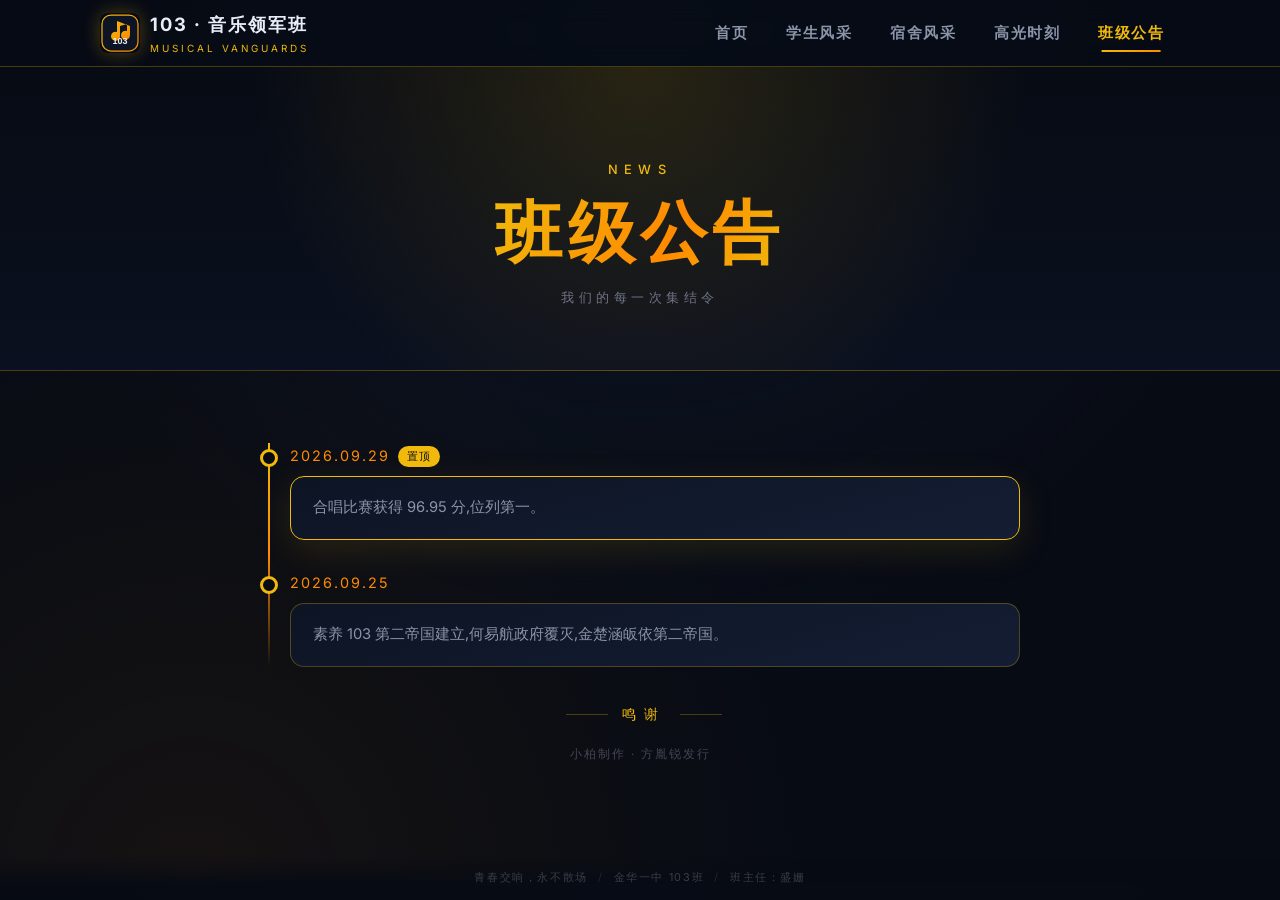
<file: announcements.html>
<!DOCTYPE html>
<html lang="zh-CN">
<head>
  <meta charset="UTF-8">
  <meta name="viewport" content="width=device-width, initial-scale=1.0">
  <meta name="description" content="103班 · 班级公告">
  <title>班级公告 · 103班 音乐领军班</title>
  <!-- 跨文档视图过渡:多页之间平滑切换,无白屏 -->
  <meta name="view-transition" content="same-origin">
  <!-- 西文/数字字体 Inter(中文自动回退苹方 PingFang SC) -->
  <link rel="preconnect" href="https://fonts.loli.net">
  <link rel="preconnect" href="https://gstatic.loli.net" crossorigin>
  <link rel="stylesheet" href="https://fonts.loli.net/css2?family=Inter:wght@300;400;500;600;700&display=swap">
  <link rel="stylesheet" href="assets/css/base.css">
  <link rel="stylesheet" href="assets/css/layout.css">
  <style>
    /* 公告页时间线样式 */
    .timeline { position: relative; max-width: 760px; margin: 0 auto; padding-left: 30px; }
    .timeline::before {
      content: "";
      position: absolute;
      left: 8px;
      top: 0;
      bottom: 0;
      width: 2px;
      background: linear-gradient(180deg, var(--gold), var(--gold-2), transparent);
    }
    .tl-item { position: relative; margin-bottom: 30px; }
    .tl-item::before {
      content: "";
      position: absolute;
      left: -30px;
      top: 6px;
      width: 12px;
      height: 12px;
      border-radius: 50%;
      background: var(--bg0);
      border: 3px solid var(--gold);
    }
    .tl-date {
      font-family: var(--font-display);
      letter-spacing: 2px;
      color: var(--gold-2);
      font-size: 0.9rem;
    }
    .tl-body {
      background: linear-gradient(165deg, var(--bg1), var(--bg2));
      border: 1px solid var(--gold-line);
      border-radius: 14px;
      padding: 18px 22px;
      margin-top: 8px;
    }
    .tl-body h3 { font-size: 1.1rem; margin-bottom: 6px; }
    .tl-body p { color: var(--muted); font-size: 0.92rem; }

    /* 置顶公告:金色描边突出 */
    .tl-item.pinned .tl-body {
      border-color: var(--gold);
      box-shadow: 0 10px 36px rgba(240, 185, 11, 0.12);
    }
    .tl-pin {
      display: inline-block;
      margin-left: 8px;
      padding: 1px 9px;
      border-radius: 999px;
      background: var(--gold);
      color: #0b0f1a;
      font-size: 0.68rem;
      letter-spacing: 1px;
      vertical-align: middle;
    }

    /* 鸣谢 */
    .thanks { text-align: center; margin-top: 34px; }
    .thanks-title {
      font-family: var(--font-display);
      font-size: 0.9rem;
      letter-spacing: 8px;
      text-indent: 8px;
      color: var(--gold);
    }
    .thanks-title::before,
    .thanks-title::after {
      content: "";
      display: inline-block;
      width: 42px;
      height: 1px;
      background: var(--gold-line);
      vertical-align: middle;
      margin: 0 14px;
    }
    /* 最底部小字:不张扬 */
    .credit {
      margin-top: 18px;
      text-align: center;
      font-size: 0.72rem;
      letter-spacing: 2px;
      color: var(--muted);
      opacity: 0.42;
    }
  </style>
</head>
<body>
  <!-- 顶部导航栏由 assets/js/nav.js 动态注入 -->

  <section class="page-hero">
    <div class="no">News</div>
    <h1><span class="gold-text">班级公告</span></h1>
    <p>我们的每一次集结令</p>
  </section>

  <section class="section">
    <div class="container">
      <div class="timeline">
        <!-- 置顶公告 -->
        <div class="tl-item pinned">
          <div class="tl-date">2026.09.29<span class="tl-pin">置顶</span></div>
          <div class="tl-body">
            <p>合唱比赛获得 96.95 分,位列第一。</p>
          </div>
        </div>
        <div class="tl-item">
          <div class="tl-date">2026.09.25</div>
          <div class="tl-body">
            <p>素养 103 第二帝国建立,何易航政府覆灭,金楚涵皈依第二帝国。</p>
          </div>
        </div>
      </div>

      <!-- 鸣谢:最底下一行小字,不张扬 -->
      <div class="thanks">
        <p class="thanks-title">鸣谢</p>
        <p class="credit">小柏制作 · 方胤锐发行</p>
      </div>
    </div>
  </section>

  <script src="assets/js/nav.js"></script>
</body>
</html>
</file>
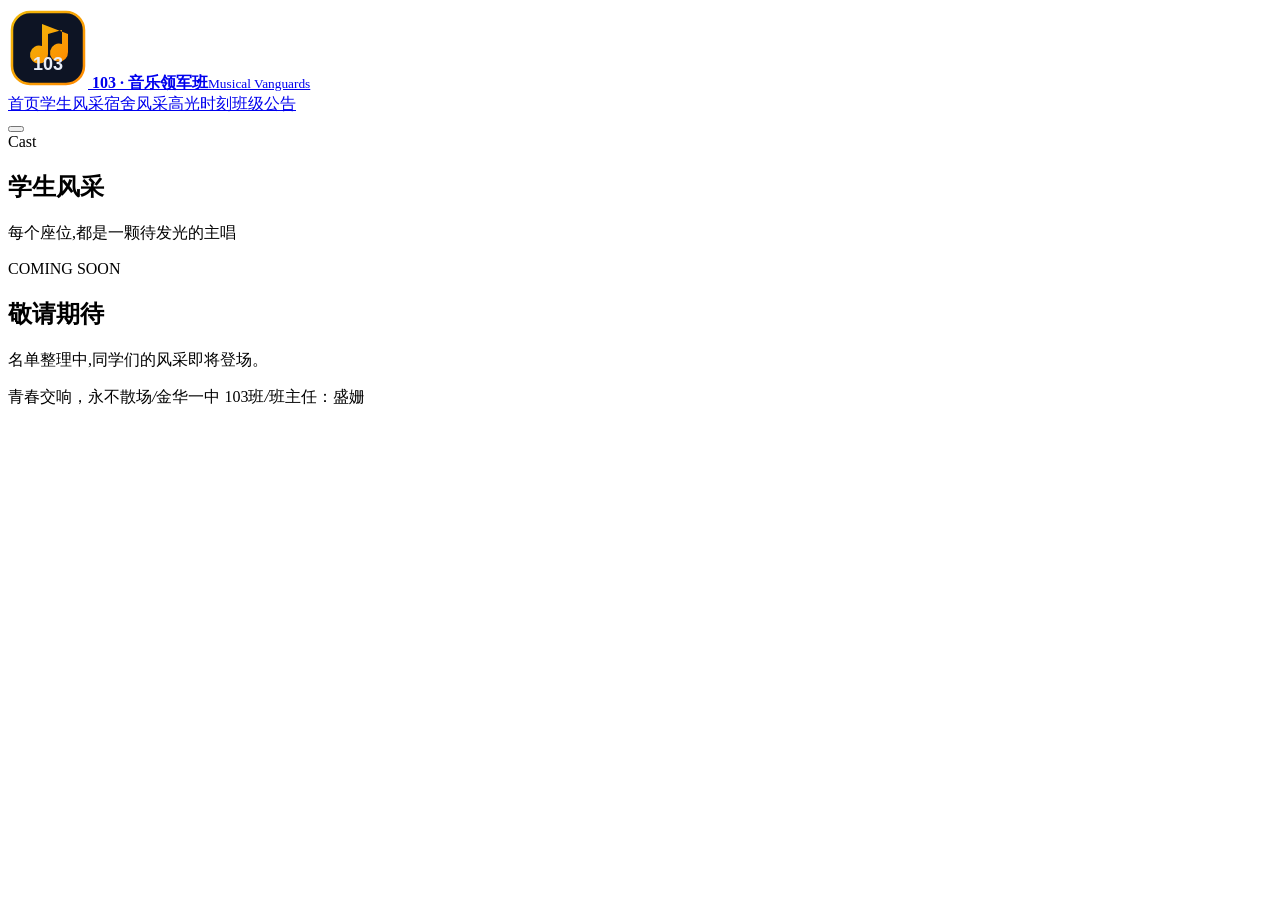
<file: students.html>
<!DOCTYPE html>
<html lang="zh-CN">
<head>
  <meta charset="UTF-8">
  <meta name="viewport" content="width=device-width, initial-scale=1.0">
  <meta name="description" content="103班 · 学生风采">
  <title>学生风采 · 103班 音乐领军班</title>
  <!-- 跨文档视图过渡:多页之间平滑切换,无白屏 -->
  <meta name="view-transition" content="same-origin">
  <!-- 西文/数字字体 Inter(中文自动回退苹方 PingFang SC) 
  <link rel="preconnect" href="https://fonts.loli.net">
  <link rel="preconnect" href="https://gstatic.loli.net" crossorigin>
  <link rel="stylesheet" href="https://fonts.loli.net/css2?family=Inter:wght@300;400;500;600;700&display=swap">
  <link rel="stylesheet" href="assets/css/base.css">
  <link rel="stylesheet" href="assets/css/layout.css">
  <link rel="stylesheet" href="assets/css/students.css">
</head>
<body>
  <!-- 顶部导航栏由 assets/js/nav.js 动态注入 -->

  <section class="page-hero">
    <div class="no">Cast</div>
    <h1><span class="gold-text">学生风采</span></h1>
    <p>每个座位,都是一颗待发光的主唱</p>
  </section>

  <section class="section">
    <div class="container">
      <div id="students-grid" class="students-grid">
        <!-- 学生卡片由 assets/js/students.js 渲染 -->
      </div>
    </div>
  </section>

  <script src="assets/js/nav.js"></script>
  <script src="assets/js/students.js"></script>
</body>
</html>
</file>
<file: assets/css/base.css>
/* ============================================================
   103班：音乐领军班 · 全局基础样式
   深色影院风 / 金色橙色点缀 / 粗体电影感
   改配色只改这里 :root
   ============================================================ */

:root {
  /* 深色底 */
  --bg0: #070b14;        /* 最底层夜空 */
  --bg1: #0d1424;        /* 卡片/表面 */
  --bg2: #141d33;        /* 更深一块 / 悬浮 */

  /* 点缀色：金 + 橙 */
  --gold: #f0b90b;       /* 主金 */
  --gold-2: #ff8a00;     /* 亮橙 */
  --gold-soft: rgba(240, 185, 11, 0.14); /* 金色弱底 */
  --gold-line: rgba(240, 185, 11, 0.28);  /* 金色描边 */

  /* 文字 */
  --text: #e8edf7;
  --muted: #8b93a8;
  --faint: #5a6276;

  /* 尺寸 */
  --radius: 18px;
  --maxw: 1120px;
  --shadow: 0 18px 50px rgba(0, 0, 0, 0.55);

  /* 字体策略：中文主力用苹方(PingFang SC),西文/数字用 Inter / SF Pro Display
     —— 苹方负责中文字形干净现代,Inter/SF 负责英文数字的几何科技感 */
  --font-display: "Inter", "SF Pro Display", "PingFang SC", "HarmonyOS Sans SC", "Microsoft YaHei", sans-serif;
  --font-body: "PingFang SC", "Inter", "SF Pro Display", "HarmonyOS Sans SC", "Microsoft YaHei", "Hiragino Sans GB", sans-serif;
  --font-latin: "Inter", "SF Pro Display", "Helvetica Neue", "Arial", sans-serif;
}

* { margin: 0; padding: 0; box-sizing: border-box; }

html { -webkit-text-size-adjust: 100%; scroll-behavior: smooth; }

body {
  font-family: var(--font-body);
  background: var(--bg0);
  color: var(--text);
  line-height: 1.75;
  /* 轻微胶片噪点,增强电影感 */
  background-image:
    radial-gradient(circle at 50% 0%, rgba(20, 29, 51, 0.6), transparent 60%),
    radial-gradient(circle at 15% 100%, rgba(255, 138, 0, 0.06), transparent 45%);
}

img { max-width: 100%; display: block; }
a { color: inherit; text-decoration: none; }
ul { list-style: none; }

/* 大标题电影感 */
.display {
  font-family: var(--font-display);
  font-weight: 900;
  letter-spacing: 2px;
  line-height: 1.1;
}
/* 金色渐变文字 */
.gold-text {
  background: linear-gradient(120deg, var(--gold) 0%, var(--gold-2) 60%, var(--gold) 100%);
  -webkit-background-clip: text;
  background-clip: text;
  -webkit-text-fill-color: transparent;
  color: var(--gold);
}

/* 通用容器 */
.container { width: 100%; max-width: var(--maxw); margin: 0 auto; padding: 0 20px; }

.section { padding: 72px 0; }

/* 区块标题：影视剧那种"章节编号 + 标题" */
.section-title {
  font-family: var(--font-display);
  font-weight: 900;
  font-size: 2rem;
  letter-spacing: 3px;
  color: var(--text);
  margin-bottom: 40px;
  text-transform: uppercase;
}
.section-title .no {
  color: var(--gold);
  margin-right: 10px;
  font-size: 1.1rem;
  vertical-align: middle;
}
.section-title::after {
  content: "";
  display: block;
  width: 70px;
  height: 3px;
  margin-top: 14px;
  background: linear-gradient(90deg, var(--gold), var(--gold-2));
}

/* 通用按钮(电影海报式) */
.btn {
  display: inline-block;
  padding: 14px 36px;
  font-family: var(--font-display);
  font-weight: 700;
  letter-spacing: 2px;
  text-transform: uppercase;
  color: #0b0f1a;
  background: linear-gradient(120deg, var(--gold), var(--gold-2));
  border-radius: 999px;
  box-shadow: 0 12px 34px rgba(240, 185, 11, 0.35);
  transition: transform 0.2s, box-shadow 0.2s;
  cursor: pointer;
}
.btn:hover {
  transform: translateY(-3px);
  box-shadow: 0 18px 44px rgba(240, 185, 11, 0.5);
}

/* ============================================================
   字距工具类：营造"稀疏、高级、有呼吸感"的排版
   英文标语 / 年份数字专用
   ============================================================ */
.tk-md { letter-spacing: 0.18em; }
.tk-lg { letter-spacing: 0.35em; }
.tk-xl { letter-spacing: 0.5em; }   /* 影视飓风式极宽字距 */
.tk-2xl { letter-spacing: 0.8em; }

/* 细字重对比:主标题 900,副信息越轻越好 */
.w-thin { font-weight: 300; opacity: 0.4; }

/* ============================================================
   跨文档视图过渡(View Transitions API)
   多页结构下实现"无白屏刷新"的页面切换
   不支持该特性的浏览器会自动忽略,回退为普通跳转
   ============================================================ */
@view-transition {
  navigation: auto; /* 启用跨文档自动过渡 */
}

@supports (view-transition-name: none) {
  /* 旧页面:快速淡出 150ms,先走 */
  ::view-transition-old(root) {
    animation: 150ms cubic-bezier(0.4, 0, 0.2, 1) both vt-fade-out;
  }
  /* 新页面:延迟 150ms 后淡入 + 轻微上移 210ms,再进 */
  ::view-transition-new(root) {
    animation: 210ms cubic-bezier(0.22, 1, 0.36, 1) 150ms both vt-fade-in-up;
  }

  @keyframes vt-fade-out {
    to { opacity: 0; }
  }
  @keyframes vt-fade-in-up {
    from { opacity: 0; transform: translateY(18px); }
    to   { opacity: 1; transform: translateY(0); }
  }

  /* 尊重系统"减少动效"设置 */
  @media (prefers-reduced-motion: reduce) {
    ::view-transition-old(root),
    ::view-transition-new(root) { animation-duration: 1ms; animation-delay: 0ms; }
  }
}

/* ============================================================
   子页面落地动画:从首页目录进来时柔和淡入上浮,避免生硬切换
   ============================================================ */
@keyframes page-in {
  from { opacity: 0; transform: translateY(16px); }
  to   { opacity: 1; transform: translateY(0); }
}

/* ============================================================
   通用灯箱:全屏查看原图(不裁切,竖拍照片也能看全)
   高光时刻 / 宿舍风采 共用
   ============================================================ */
.lightbox {
  position: fixed;
  inset: 0;
  z-index: 300;
  display: none;
  align-items: center;
  justify-content: center;
  background: rgba(3, 5, 10, 0.94);
  padding: 30px;
}
.lightbox.show { display: flex; }
.lightbox img {
  max-width: 88vw;
  max-height: 80vh;
  object-fit: contain;          /* 完整显示,不裁切 */
  border-radius: 12px;
  border: 1px solid var(--gold-line);
  box-shadow: 0 30px 80px rgba(0, 0, 0, 0.8);
}
.lightbox-caption {
  text-align: center;
  color: var(--muted);
  margin-top: 14px;
  font-size: 0.9rem;
  letter-spacing: 1px;
}
.lightbox .close {
  position: absolute;
  top: 18px;
  right: 26px;
  font-size: 2.2rem;
  line-height: 1;
  color: var(--gold);
  cursor: pointer;
  user-select: none;
}
/* 上一张 / 下一张 */
.lightbox .nav {
  position: absolute;
  top: 50%;
  transform: translateY(-50%);
  font-size: 2.4rem;
  line-height: 1;
  padding: 8px 16px;
  color: var(--gold);
  opacity: 0.6;
  cursor: pointer;
  user-select: none;
  transition: opacity 0.2s;
}
.lightbox .nav:hover { opacity: 1; }
.lightbox .nav.prev { left: 10px; }
.lightbox .nav.next { right: 10px; }
.lightbox .nav[hidden] { display: none; }
/* 第几张 / 共几张 */
.lightbox .counter {
  position: absolute;
  left: 0;
  right: 0;
  bottom: 20px;
  text-align: center;
  color: var(--muted);
  font-size: 0.78rem;
  letter-spacing: 3px;
}

@media (max-width: 620px) {
  .lightbox { padding: 16px; }
  .lightbox .nav { font-size: 1.9rem; padding: 6px 10px; }
  .lightbox img { max-width: 94vw; }
}
</file>
<file: assets/css/layout.css>
/* ============================================================
   103班：音乐领军班 · 布局与导航
   顶部导航栏(由 nav.js 动态注入) + 手机汉堡菜单 + 底部
   ============================================================ */

/* ---- 顶部导航 ---- */
.site-header {
  position: sticky;
  top: 0;
  z-index: 200;
  background: rgba(7, 11, 20, 0.85);
  backdrop-filter: blur(12px);
  border-bottom: 1px solid var(--gold-line);
}

.nav {
  display: flex;
  align-items: center;
  justify-content: space-between;
  height: 66px;
}

.nav-logo {
  display: flex;
  align-items: center;
  gap: 10px;
}
.nav-logo img {
  width: 40px;
  height: 40px;
  border-radius: 8px;
  box-shadow: 0 0 18px rgba(240, 185, 11, 0.3);
}
.nav-logo b {
  font-family: var(--font-display);
  font-size: 1.15rem;
  letter-spacing: 2px;
  color: var(--text);
}
.nav-logo small {
  display: block;
  font-size: 0.62rem;
  letter-spacing: 3px;
  color: var(--gold);
  text-transform: uppercase;
}

/* 桌面导航链接 */
.nav-links {
  display: flex;
  align-items: center;
  gap: 6px;
}
.nav-links a {
  position: relative;
  padding: 8px 16px;
  font-family: var(--font-display);
  font-weight: 700;
  letter-spacing: 1.5px;
  text-transform: uppercase;
  font-size: 0.95rem;
  color: var(--muted);
  transition: color 0.2s;
}
.nav-links a::after {
  content: "";
  position: absolute;
  left: 50%;
  bottom: 2px;
  width: 0;
  height: 2px;
  background: linear-gradient(90deg, var(--gold), var(--gold-2));
  transform: translateX(-50%);
  transition: width 0.25s;
}
.nav-links a:hover { color: var(--text); }
.nav-links a:hover::after { width: 60%; }
.nav-links a.active { color: var(--gold); }
.nav-links a.active::after { width: 60%; }

/* 汉堡按钮(手机才显示) */
.nav-toggle {
  display: none;
  flex-direction: column;
  gap: 5px;
  background: none;
  border: 1px solid var(--gold-line);
  border-radius: 8px;
  padding: 9px 10px;
  cursor: pointer;
}
.nav-toggle span {
  width: 22px;
  height: 2px;
  background: var(--gold);
  transition: 0.3s;
}
.nav-toggle.open span:nth-child(1) { transform: translateY(7px) rotate(45deg); }
.nav-toggle.open span:nth-child(2) { opacity: 0; }
.nav-toggle.open span:nth-child(3) { transform: translateY(-7px) rotate(-45deg); }

/* ---- 底部信息栏:所有页面保持一致,固定不随滚动消失 ---- */
body { padding-bottom: 48px; } /* 给固定信息栏留出空间,避免遮住正文 */

.site-footer {
  position: fixed;
  left: 0; right: 0; bottom: 0;
  z-index: 150;
  padding: 10px 20px 13px;
  text-align: center;
  font-size: 0.68rem;
  letter-spacing: 0.15em;
  color: rgba(232, 237, 247, 0.22);
  background: linear-gradient(180deg, transparent, rgba(7, 11, 20, 0.92) 65%);
  pointer-events: none; /* 不干扰主视觉与点击 */
}
.site-footer b {
  color: rgba(232, 237, 247, 0.42);
  font-family: var(--font-display);
  font-weight: 600;
  letter-spacing: 0.2em;
}
.site-footer em { color: var(--gold); font-style: normal; opacity: 0.6; }
.site-footer i { display: inline-block; margin: 0 10px; font-style: normal; opacity: 0.5; }

/* ---- 各子页面共用页头(横幅) ---- */
.page-hero {
  padding: 92px 20px 60px;
  text-align: center;
  position: relative;
  overflow: hidden;
  border-bottom: 1px solid var(--gold-line);
  background:
    radial-gradient(circle at 50% 0%, rgba(240, 185, 11, 0.14), transparent 55%),
    linear-gradient(180deg, var(--bg0), #0a101f);
  animation: page-in 0.5s cubic-bezier(0.22, 1, 0.36, 1) both; /* 柔和落地 */
}
.page-hero .no {
  font-family: var(--font-latin);
  color: var(--gold);
  letter-spacing: 0.5em;      /* 极宽字距:稀疏高级感 */
  font-size: 0.8rem;
  font-weight: 500;
  text-transform: uppercase;
}
.page-hero h1 {
  font-family: var(--font-display);
  font-weight: 900;           /* 主标题极粗 */
  font-size: clamp(2.4rem, 7vw, 4.2rem);
  line-height: 1.1;
  letter-spacing: 0.08em;
  margin-top: 14px;
  view-transition-name: hero-title; /* 与首页主标题共享元素过渡 */
}
.page-hero p {
  color: var(--muted);
  margin-top: 18px;
  font-family: var(--font-latin);
  font-weight: 300;           /* 副信息细字重,与主标题形成反差 */
  letter-spacing: 0.35em;
  text-transform: uppercase;
  font-size: 0.8rem;
  opacity: 0.75;
}

/* 导航 Logo:子页面之间保持位置稳定 */
.nav-logo { view-transition-name: nav-logo; }

/* ---- 响应式 ---- */
@media (max-width: 820px) {
  .nav-toggle { display: flex; }

  .nav-links {
    position: fixed;
    top: 66px;
    left: 0;
    right: 0;
    flex-direction: column;
    align-items: stretch;
    background: rgba(7, 11, 20, 0.98);
    padding: 10px 18px 20px;
    border-bottom: 1px solid var(--gold-line);
    transform: translateY(-120%);
    transition: transform 0.3s ease;
  }
  .nav-links.open { transform: translateY(0); }
  .nav-links a {
    text-align: center;
    padding: 13px;
    border-bottom: 1px dashed rgba(240, 185, 11, 0.12);
  }
  .nav-links a::after { display: none; }

  .section { padding: 48px 0; }
  .section-title { font-size: 1.5rem; }
}
</file>
<file: assets/css/students.css>
/* ============================================================
   103班：音乐领军班 · 学生风采页样式
   卡片网格,每个学生一张"海报式"卡片
   ============================================================ */

/* 页头横幅(.page-hero)已统一移至 layout.css,供所有子页面公用 */

/* 学生卡片网格 */
.students-grid {
  display: grid;
  grid-template-columns: repeat(4, 1fr);
  gap: 22px;
}

.student-card {
  position: relative;
  background: linear-gradient(170deg, var(--bg1), var(--bg2));
  border: 1px solid var(--gold-line);
  border-radius: var(--radius);
  overflow: hidden;
  text-align: center;
  padding: 30px 18px 24px;
  transition: transform 0.25s, box-shadow 0.25s, border-color 0.25s;
}
.student-card:hover {
  transform: translateY(-8px);
  border-color: var(--gold);
  box-shadow: 0 24px 60px rgba(0, 0, 0, 0.6);
}

/* 头像占位：无照片时显示姓氏首字 + 渐变圆 */
.student-avatar {
  width: 92px;
  height: 92px;
  margin: 0 auto 16px;
  border-radius: 50%;
  display: flex;
  align-items: center;
  justify-content: center;
  font-family: var(--font-display);
  font-size: 2.4rem;
  color: #0b0f1a;
  background: linear-gradient(135deg, var(--gold), var(--gold-2));
  box-shadow: 0 0 30px rgba(240, 185, 11, 0.35);
  overflow: hidden;
}
.student-avatar img {
  width: 100%;
  height: 100%;
  object-fit: cover;
}

.student-card h3 {
  font-family: var(--font-display);
  font-size: 1.25rem;
  letter-spacing: 2px;
}
.student-card .position {
  display: inline-block;
  margin-top: 10px;
  font-size: 0.8rem;
  letter-spacing: 1px;
  color: var(--gold);
  background: var(--gold-soft);
  border: 1px solid var(--gold-line);
  padding: 4px 14px;
  border-radius: 999px;
}
/* 卡片顶部一条金线装饰 */
.student-card::before {
  content: "";
  position: absolute;
  top: 0;
  left: 0;
  right: 0;
  height: 3px;
  background: linear-gradient(90deg, var(--gold), var(--gold-2));
  opacity: 0.6;
}

/* 名单未公布时的「敬请期待」空状态 */
.students-soon {
  grid-column: 1 / -1;
  text-align: center;
  padding: 30px 20px 20px;
  animation: page-in 0.7s cubic-bezier(0.22, 1, 0.36, 1) both;
}
.students-soon .soon-en {
  font-family: var(--font-latin);
  font-weight: 300;
  font-size: 0.75rem;
  letter-spacing: 0.6em;
  color: var(--gold);
  opacity: 0.8;
}
.students-soon .soon-cn {
  font-family: var(--font-display);
  font-weight: 900;
  font-size: clamp(2.6rem, 9vw, 5.5rem);
  letter-spacing: 0.18em;
  text-indent: 0.18em;          /* 抵消字距造成的右偏 */
  color: #fff;
  margin: 18px 0 14px;
}
.students-soon .soon-note {
  color: var(--muted);
  font-size: 0.92rem;
  letter-spacing: 1px;
}

/* 响应式 */
@media (max-width: 900px) { .students-grid { grid-template-columns: repeat(3, 1fr); } }
@media (max-width: 620px) { .students-grid { grid-template-columns: repeat(2, 1fr); } }
</file>
